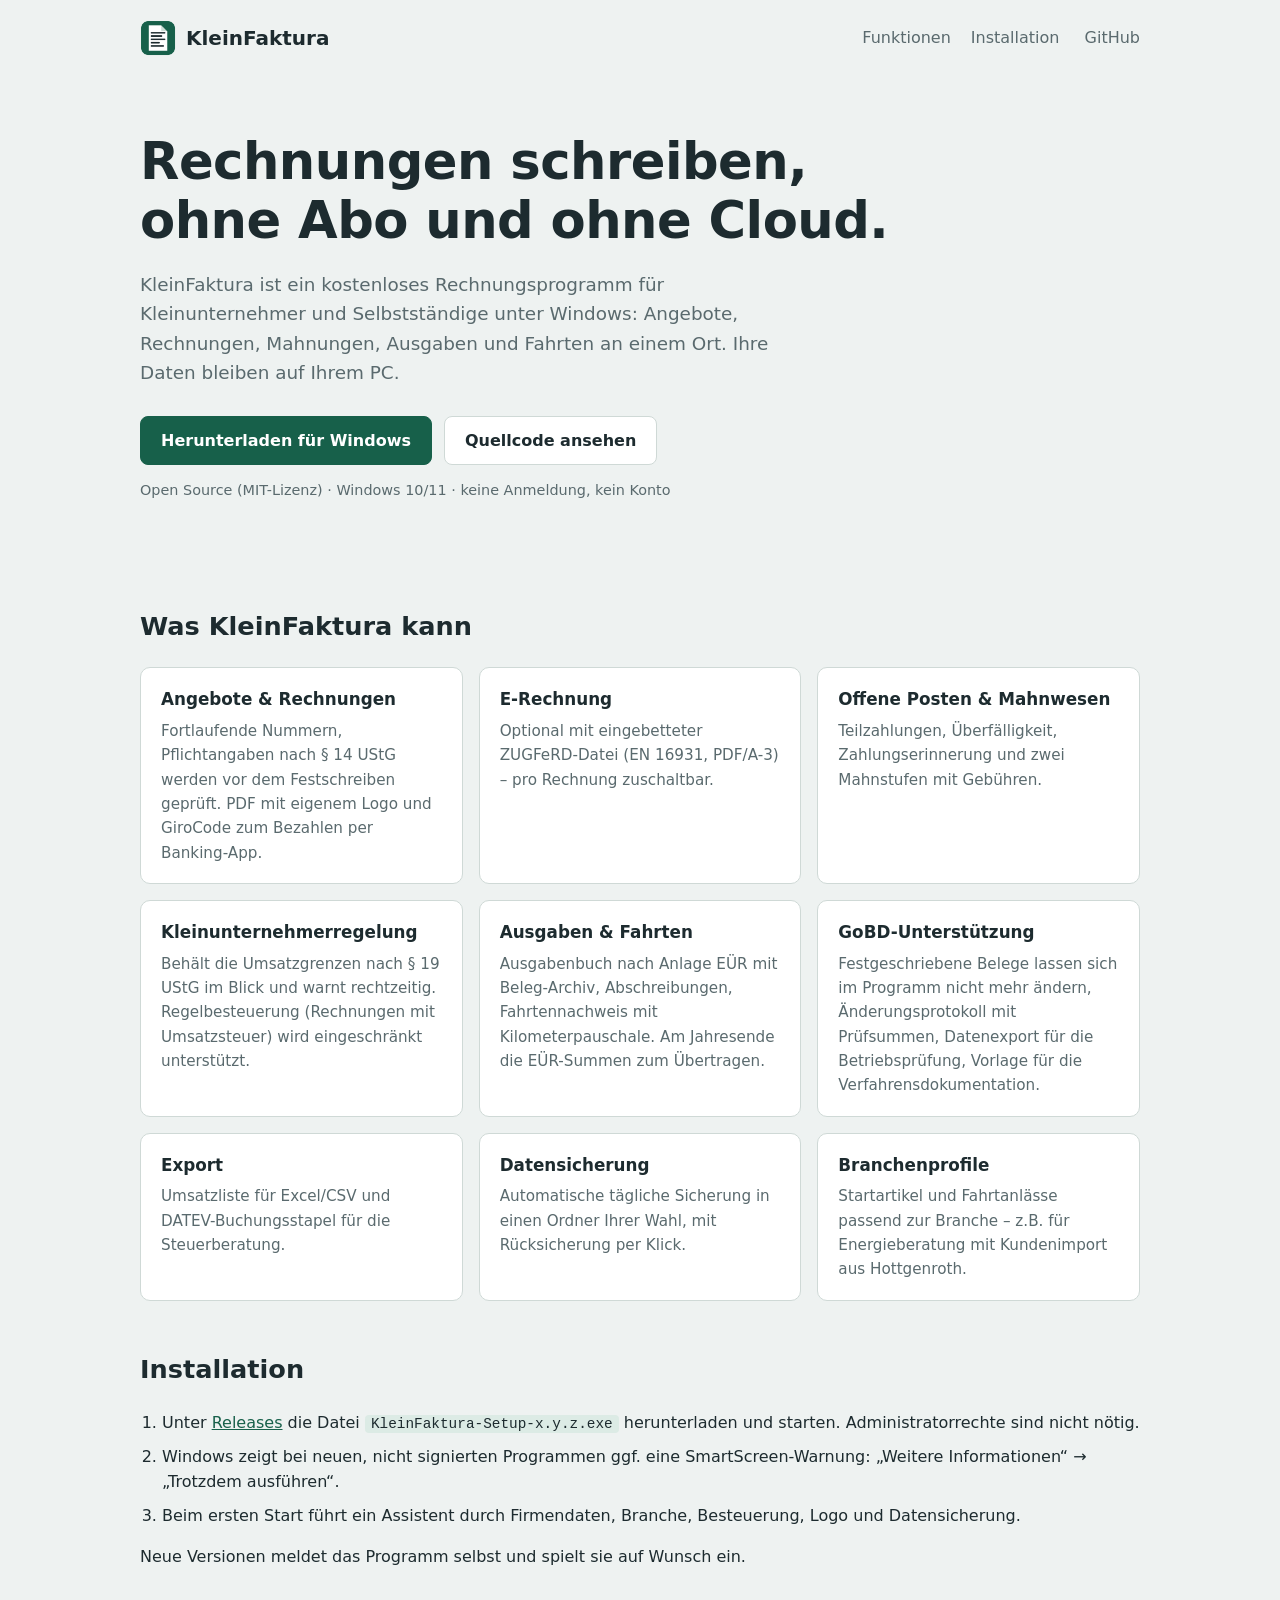
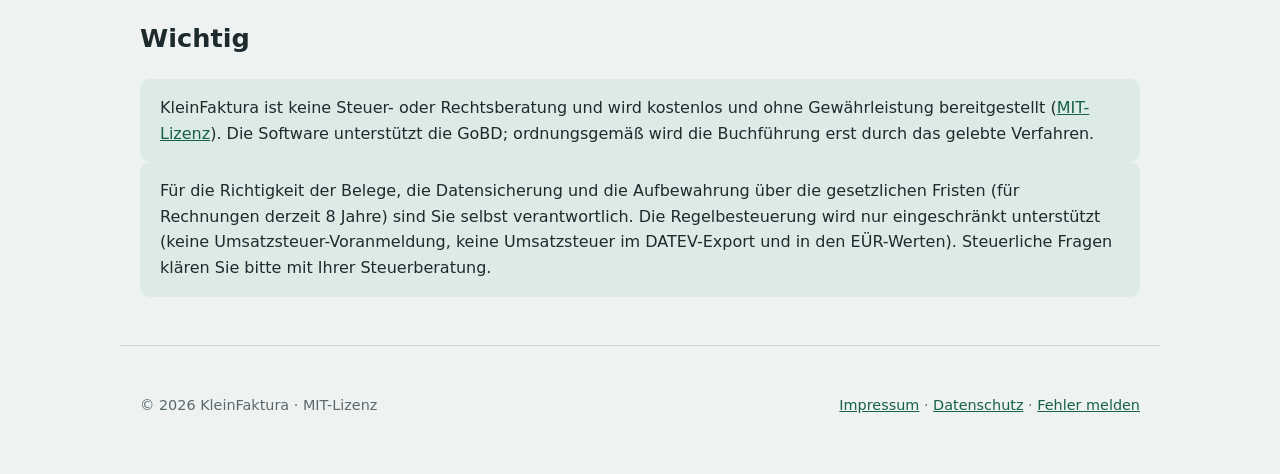
<file: site/index.html>
<!doctype html>
<html lang="de">
<head>
<meta charset="utf-8">
<meta name="viewport" content="width=device-width, initial-scale=1">
<title>KleinFaktura – kostenloses Rechnungsprogramm für Kleinunternehmer</title>
<meta name="description" content="KleinFaktura: kostenloses Open-Source-Rechnungsprogramm für Kleinunternehmer und Selbstständige unter Windows. Angebote, Rechnungen, Mahnwesen, EÜR, GoBD-Unterstützung, E-Rechnung (ZUGFeRD).">
<link rel="icon" href="icon.png">
<link rel="stylesheet" href="style.css">
</head>
<body>
<header class="wrap top">
  <a class="brand" href="./"><img src="icon.png" alt="" width="36" height="36"> KleinFaktura</a>
  <nav><a href="#funktionen">Funktionen</a><a href="#installation">Installation</a>
    <a href="https://github.com/Skibbie/KleinFaktura">GitHub</a></nav>
</header>

<main>
<section class="wrap hero">
  <h1>Rechnungen schreiben,<br>ohne Abo und ohne Cloud.</h1>
  <p class="lead">KleinFaktura ist ein kostenloses Rechnungsprogramm für Kleinunternehmer und Selbstständige unter
    Windows: Angebote, Rechnungen, Mahnungen, Ausgaben und Fahrten an einem Ort. Ihre Daten bleiben auf Ihrem PC.</p>
  <p class="actions">
    <a class="btn primary" href="https://github.com/Skibbie/KleinFaktura/releases/latest">Herunterladen für Windows</a>
    <a class="btn" href="https://github.com/Skibbie/KleinFaktura">Quellcode ansehen</a>
  </p>
  <p class="fine">Open Source (MIT-Lizenz) · Windows 10/11 · keine Anmeldung, kein Konto</p>
</section>

<section class="wrap" id="funktionen">
  <h2>Was KleinFaktura kann</h2>
  <div class="grid">
    <article><h3>Angebote &amp; Rechnungen</h3><p>Fortlaufende Nummern, Pflichtangaben nach § 14 UStG werden vor dem
      Festschreiben geprüft. PDF mit eigenem Logo und GiroCode zum Bezahlen per Banking-App.</p></article>
    <article><h3>E-Rechnung</h3><p>Optional mit eingebetteter ZUGFeRD-Datei (EN 16931, PDF/A-3) –
      pro Rechnung zuschaltbar.</p></article>
    <article><h3>Offene Posten &amp; Mahnwesen</h3><p>Teilzahlungen, Überfälligkeit, Zahlungserinnerung und zwei
      Mahnstufen mit Gebühren.</p></article>
    <article><h3>Kleinunternehmerregelung</h3><p>Behält die Umsatzgrenzen nach § 19 UStG im Blick und warnt
      rechtzeitig. Regelbesteuerung (Rechnungen mit Umsatzsteuer) wird eingeschränkt unterstützt.</p></article>
    <article><h3>Ausgaben &amp; Fahrten</h3><p>Ausgabenbuch nach Anlage EÜR mit Beleg-Archiv, Abschreibungen,
      Fahrtennachweis mit Kilometerpauschale. Am Jahresende die EÜR-Summen zum Übertragen.</p></article>
    <article><h3>GoBD-Unterstützung</h3><p>Festgeschriebene Belege lassen sich im Programm nicht mehr ändern,
      Änderungsprotokoll mit Prüfsummen, Datenexport für die Betriebsprüfung, Vorlage für die
      Verfahrensdokumentation.</p></article>
    <article><h3>Export</h3><p>Umsatzliste für Excel/CSV und DATEV-Buchungsstapel für die Steuerberatung.</p></article>
    <article><h3>Datensicherung</h3><p>Automatische tägliche Sicherung in einen Ordner Ihrer Wahl, mit
      Rücksicherung per Klick.</p></article>
    <article><h3>Branchenprofile</h3><p>Startartikel und Fahrtanlässe passend zur Branche – z.B. für
      Energieberatung mit Kundenimport aus Hottgenroth.</p></article>
  </div>
</section>

<section class="wrap" id="installation">
  <h2>Installation</h2>
  <ol class="steps">
    <li>Unter <a href="https://github.com/Skibbie/KleinFaktura/releases/latest">Releases</a> die Datei
      <code>KleinFaktura-Setup-x.y.z.exe</code> herunterladen und starten. Administratorrechte sind nicht nötig.</li>
    <li>Windows zeigt bei neuen, nicht signierten Programmen ggf. eine SmartScreen-Warnung:
      „Weitere Informationen“ → „Trotzdem ausführen“.</li>
    <li>Beim ersten Start führt ein Assistent durch Firmendaten, Branche, Besteuerung, Logo und Datensicherung.</li>
  </ol>
  <p>Neue Versionen meldet das Programm selbst und spielt sie auf Wunsch ein.</p>
</section>

<section class="wrap note">
  <h2>Wichtig</h2>
  <p>KleinFaktura ist keine Steuer- oder Rechtsberatung und wird kostenlos und ohne Gewährleistung bereitgestellt
    (<a href="https://github.com/Skibbie/KleinFaktura/blob/main/LICENSE">MIT-Lizenz</a>). Die Software unterstützt
    die GoBD; ordnungsgemäß wird die Buchführung erst durch das gelebte Verfahren.</p>
  <p>Für die Richtigkeit der Belege, die Datensicherung und die Aufbewahrung über die gesetzlichen Fristen (für
    Rechnungen derzeit 8 Jahre) sind Sie selbst verantwortlich. Die Regelbesteuerung wird nur eingeschränkt
    unterstützt (keine Umsatzsteuer-Voranmeldung, keine Umsatzsteuer im DATEV-Export und in den EÜR-Werten).
    Steuerliche Fragen klären Sie bitte mit Ihrer Steuerberatung.</p>
</section>
</main>

<footer class="wrap foot">
  <span>© 2026 KleinFaktura · MIT-Lizenz</span>
  <span><a href="impressum.html">Impressum</a> · <a href="datenschutz.html">Datenschutz</a> ·
    <a href="https://github.com/Skibbie/KleinFaktura/issues">Fehler melden</a></span>
</footer>
</body>
</html>
</file>
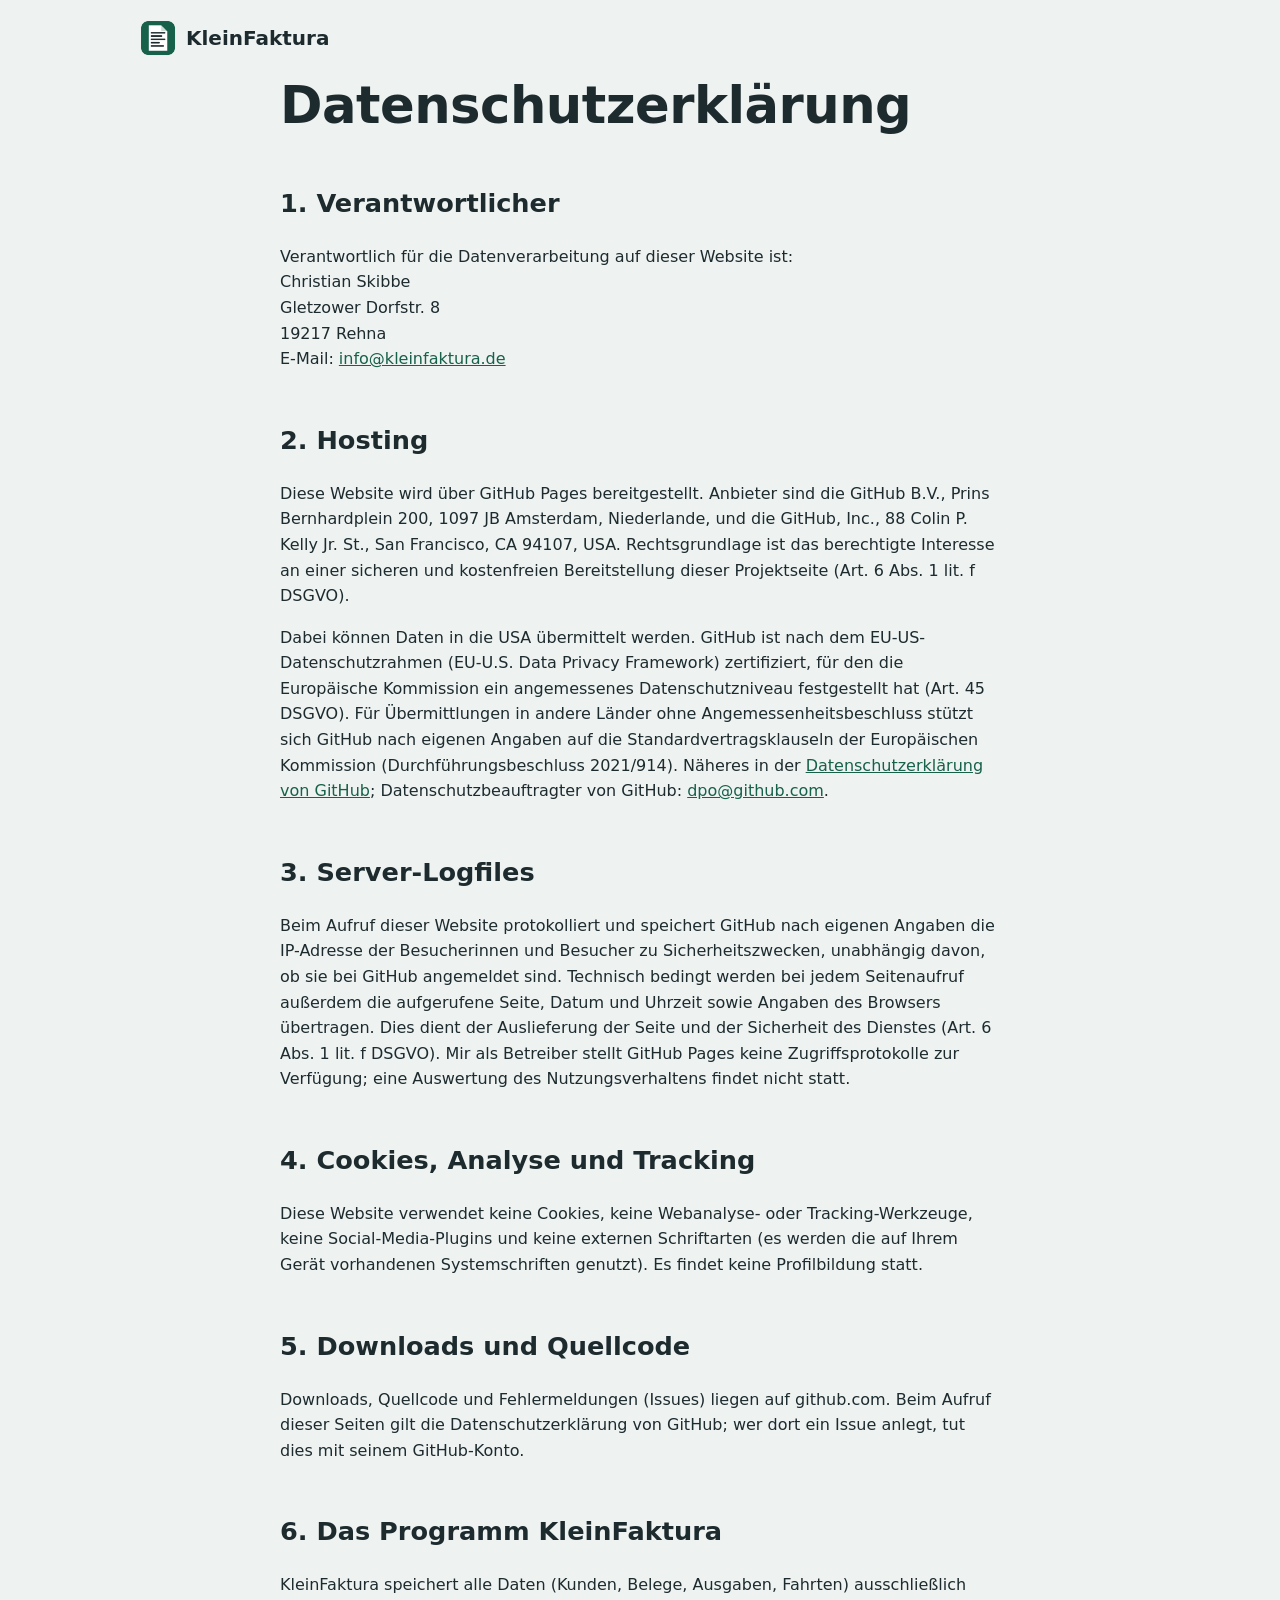
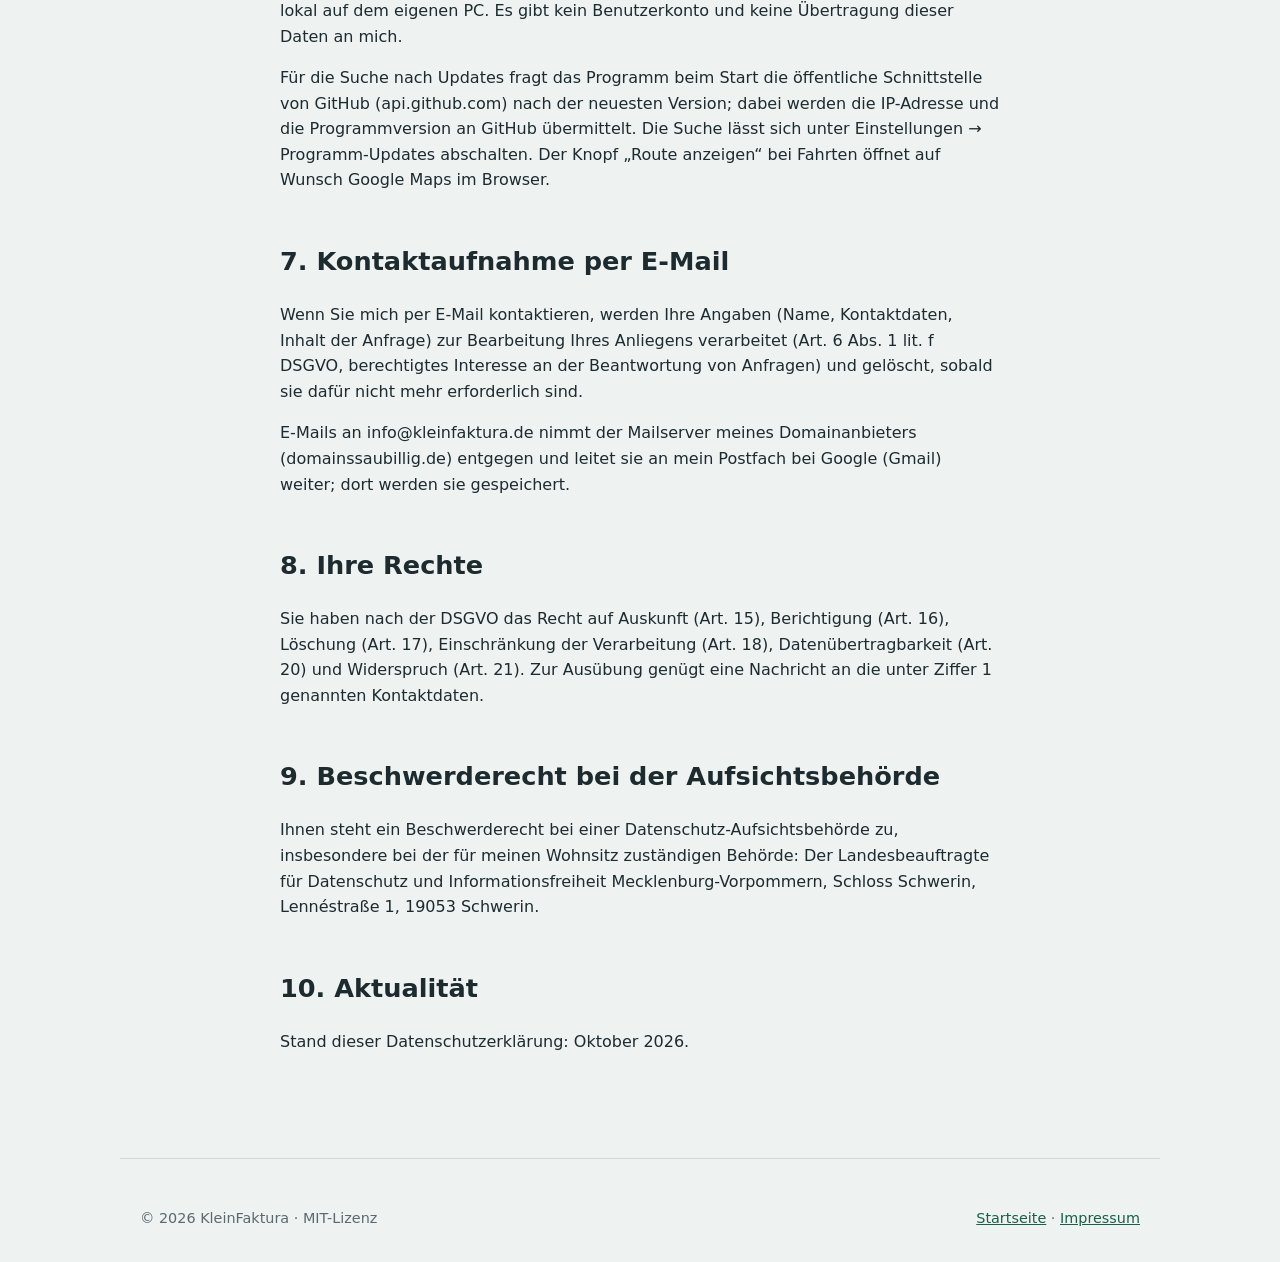
<file: site/datenschutz.html>
<!doctype html>
<html lang="de">
<head>
<meta charset="utf-8">
<meta name="viewport" content="width=device-width, initial-scale=1">
<title>Datenschutz – KleinFaktura</title>
<meta name="robots" content="noindex">
<link rel="icon" href="icon.png">
<link rel="stylesheet" href="style.css">
</head>
<body>
<header class="wrap top">
  <a class="brand" href="./"><img src="icon.png" alt="" width="36" height="36"> KleinFaktura</a>
</header>
<main class="wrap legal">
  <h1>Datenschutzerklärung</h1>

  <h2>1. Verantwortlicher</h2>
  <p>Verantwortlich für die Datenverarbeitung auf dieser Website ist:<br>
    Christian Skibbe<br>
    Gletzower Dorfstr. 8<br>
    19217 Rehna<br>
    E-Mail: <a href="mailto:info@kleinfaktura.de">info@kleinfaktura.de</a></p>

  <h2>2. Hosting</h2>
  <p>Diese Website wird über GitHub Pages bereitgestellt. Anbieter sind die GitHub B.V., Prins Bernhardplein 200,
    1097 JB Amsterdam, Niederlande, und die GitHub, Inc., 88 Colin P. Kelly Jr. St., San Francisco, CA 94107, USA.
    Rechtsgrundlage ist das berechtigte Interesse an einer sicheren und kostenfreien Bereitstellung dieser
    Projektseite (Art. 6 Abs. 1 lit. f DSGVO).</p>
  <p>Dabei können Daten in die USA übermittelt werden. GitHub ist nach dem EU-US-Datenschutzrahmen
    (EU-U.S. Data Privacy Framework) zertifiziert, für den die Europäische Kommission ein angemessenes
    Datenschutzniveau festgestellt hat (Art. 45 DSGVO). Für Übermittlungen in andere Länder ohne
    Angemessenheitsbeschluss stützt sich GitHub nach eigenen Angaben auf die Standardvertragsklauseln der
    Europäischen Kommission (Durchführungsbeschluss 2021/914). Näheres in der
    <a href="https://docs.github.com/de/site-policy/privacy-policies/github-general-privacy-statement">Datenschutzerklärung
    von GitHub</a>; Datenschutzbeauftragter von GitHub: <a href="mailto:dpo@github.com">dpo@github.com</a>.</p>

  <h2>3. Server-Logfiles</h2>
  <p>Beim Aufruf dieser Website protokolliert und speichert GitHub nach eigenen Angaben die IP-Adresse der
    Besucherinnen und Besucher zu Sicherheitszwecken, unabhängig davon, ob sie bei GitHub angemeldet sind.
    Technisch bedingt werden bei jedem Seitenaufruf außerdem die aufgerufene Seite, Datum und Uhrzeit sowie
    Angaben des Browsers übertragen. Dies dient der Auslieferung der Seite und der Sicherheit des Dienstes
    (Art. 6 Abs. 1 lit. f DSGVO). Mir als Betreiber stellt GitHub Pages keine Zugriffsprotokolle zur Verfügung;
    eine Auswertung des Nutzungsverhaltens findet nicht statt.</p>

  <h2>4. Cookies, Analyse und Tracking</h2>
  <p>Diese Website verwendet keine Cookies, keine Webanalyse- oder Tracking-Werkzeuge, keine Social-Media-Plugins
    und keine externen Schriftarten (es werden die auf Ihrem Gerät vorhandenen Systemschriften genutzt). Es findet
    keine Profilbildung statt.</p>

  <h2>5. Downloads und Quellcode</h2>
  <p>Downloads, Quellcode und Fehlermeldungen (Issues) liegen auf github.com. Beim Aufruf dieser Seiten gilt die
    Datenschutzerklärung von GitHub; wer dort ein Issue anlegt, tut dies mit seinem GitHub-Konto.</p>

  <h2>6. Das Programm KleinFaktura</h2>
  <p>KleinFaktura speichert alle Daten (Kunden, Belege, Ausgaben, Fahrten) ausschließlich lokal auf dem eigenen
    PC. Es gibt kein Benutzerkonto und keine Übertragung dieser Daten an mich.</p>
  <p>Für die Suche nach Updates fragt das Programm beim Start die öffentliche Schnittstelle von GitHub
    (api.github.com) nach der neuesten Version; dabei werden die IP-Adresse und die Programmversion an GitHub
    übermittelt. Die Suche lässt sich unter Einstellungen → Programm-Updates abschalten. Der Knopf
    „Route anzeigen“ bei Fahrten öffnet auf Wunsch Google Maps im Browser.</p>

  <h2>7. Kontaktaufnahme per E-Mail</h2>
  <p>Wenn Sie mich per E-Mail kontaktieren, werden Ihre Angaben (Name, Kontaktdaten, Inhalt der Anfrage) zur
    Bearbeitung Ihres Anliegens verarbeitet (Art. 6 Abs. 1 lit. f DSGVO, berechtigtes Interesse an der
    Beantwortung von Anfragen) und gelöscht, sobald sie dafür nicht mehr erforderlich sind.</p>
  <p>E-Mails an info@kleinfaktura.de nimmt der Mailserver meines Domainanbieters (domainssaubillig.de) entgegen
    und leitet sie an mein Postfach bei Google (Gmail) weiter; dort werden sie gespeichert.</p>

  <h2>8. Ihre Rechte</h2>
  <p>Sie haben nach der DSGVO das Recht auf Auskunft (Art. 15), Berichtigung (Art. 16), Löschung (Art. 17),
    Einschränkung der Verarbeitung (Art. 18), Datenübertragbarkeit (Art. 20) und Widerspruch (Art. 21). Zur
    Ausübung genügt eine Nachricht an die unter Ziffer 1 genannten Kontaktdaten.</p>

  <h2>9. Beschwerderecht bei der Aufsichtsbehörde</h2>
  <p>Ihnen steht ein Beschwerderecht bei einer Datenschutz-Aufsichtsbehörde zu, insbesondere bei der für meinen
    Wohnsitz zuständigen Behörde: Der Landesbeauftragte für Datenschutz und Informationsfreiheit
    Mecklenburg-Vorpommern, Schloss Schwerin, Lennéstraße 1, 19053 Schwerin.</p>

  <h2>10. Aktualität</h2>
  <p>Stand dieser Datenschutzerklärung: Oktober 2026.</p>
</main>
<footer class="wrap foot">
  <span>© 2026 KleinFaktura · MIT-Lizenz</span>
  <span><a href="./">Startseite</a> · <a href="impressum.html">Impressum</a></span>
</footer>
</body>
</html>
</file>
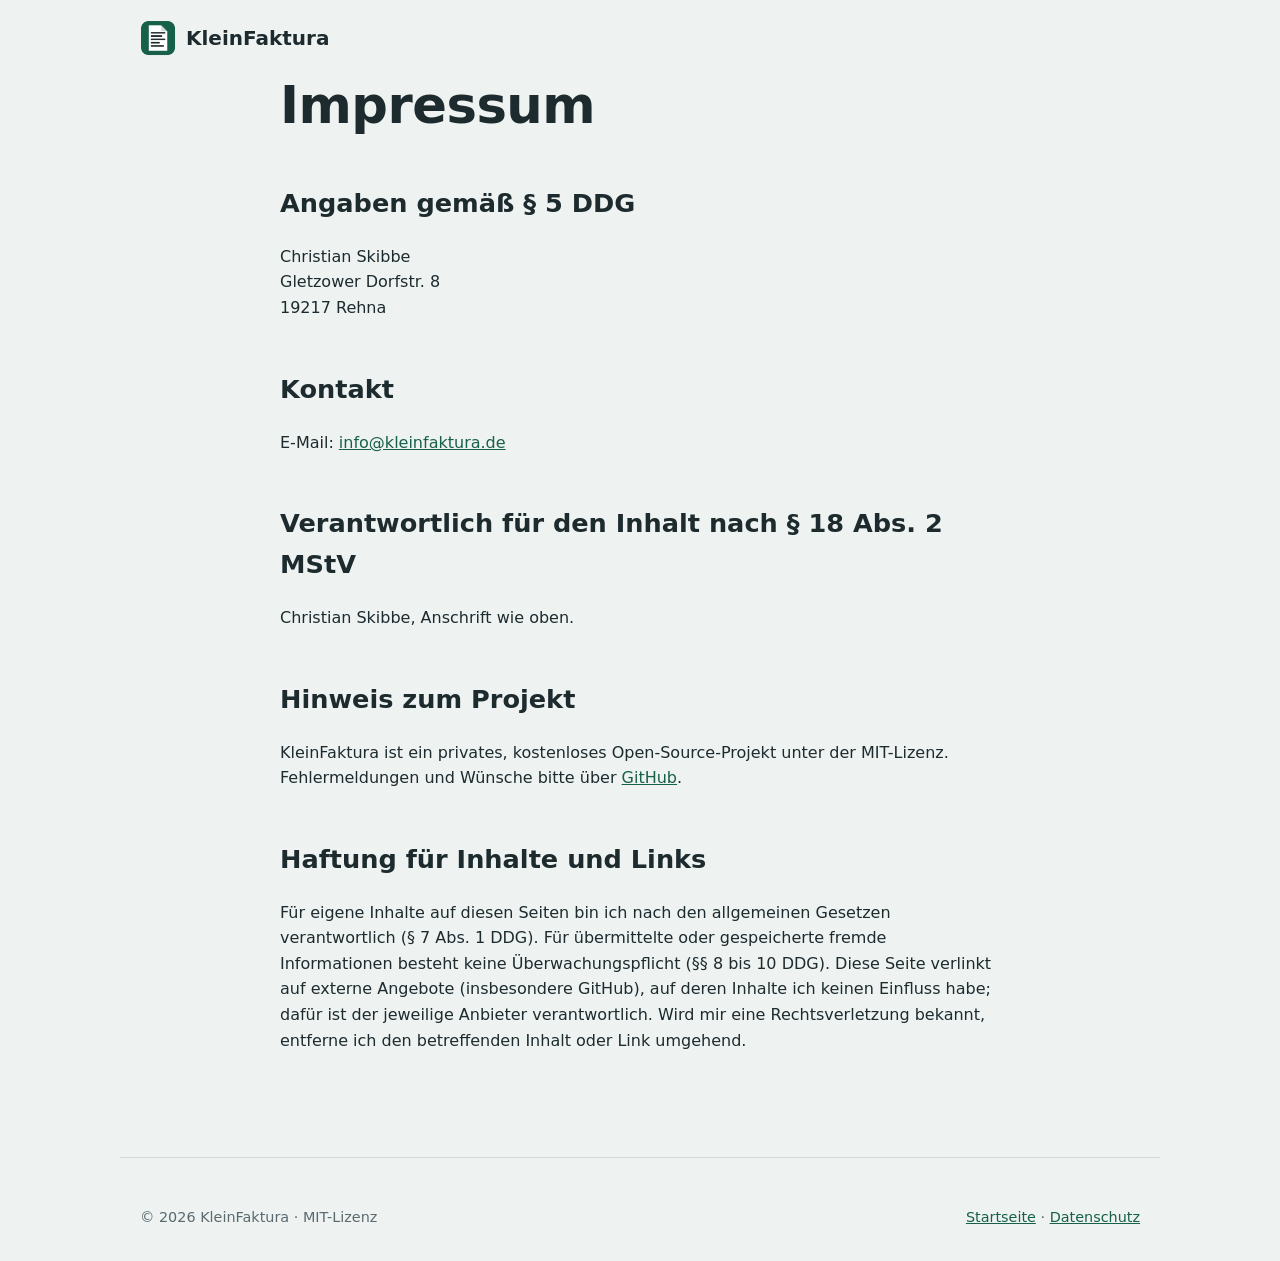
<file: site/impressum.html>
<!doctype html>
<html lang="de">
<head>
<meta charset="utf-8">
<meta name="viewport" content="width=device-width, initial-scale=1">
<title>Impressum – KleinFaktura</title>
<meta name="robots" content="noindex">
<link rel="icon" href="icon.png">
<link rel="stylesheet" href="style.css">
</head>
<body>
<header class="wrap top">
  <a class="brand" href="./"><img src="icon.png" alt="" width="36" height="36"> KleinFaktura</a>
</header>
<main class="wrap legal">
  <h1>Impressum</h1>
  <h2>Angaben gemäß § 5 DDG</h2>
  <p>Christian Skibbe<br>
    Gletzower Dorfstr. 8<br>
    19217 Rehna</p>

  <h2>Kontakt</h2>
  <p>E-Mail: <a href="mailto:info@kleinfaktura.de">info@kleinfaktura.de</a></p>

  <h2>Verantwortlich für den Inhalt nach § 18 Abs. 2 MStV</h2>
  <p>Christian Skibbe, Anschrift wie oben.</p>

  <h2>Hinweis zum Projekt</h2>
  <p>KleinFaktura ist ein privates, kostenloses Open-Source-Projekt unter der MIT-Lizenz. Fehlermeldungen und
    Wünsche bitte über <a href="https://github.com/Skibbie/KleinFaktura/issues">GitHub</a>.</p>

  <h2>Haftung für Inhalte und Links</h2>
  <p>Für eigene Inhalte auf diesen Seiten bin ich nach den allgemeinen Gesetzen verantwortlich (§ 7 Abs. 1 DDG).
    Für übermittelte oder gespeicherte fremde Informationen besteht keine Überwachungspflicht (§§ 8 bis 10 DDG).
    Diese Seite verlinkt auf externe Angebote (insbesondere GitHub), auf deren Inhalte ich keinen Einfluss habe;
    dafür ist der jeweilige Anbieter verantwortlich. Wird mir eine Rechtsverletzung bekannt, entferne ich den
    betreffenden Inhalt oder Link umgehend.</p>
</main>
<footer class="wrap foot">
  <span>© 2026 KleinFaktura · MIT-Lizenz</span>
  <span><a href="./">Startseite</a> · <a href="datenschutz.html">Datenschutz</a></span>
</footer>
</body>
</html>
</file>
<file: site/style.css>
:root {
  --ground: #EEF2F1; --surface: #FFFFFF; --ink: #1D2B2F; --ink-2: #5A6A6E; --line: #CFD9D6;
  --action: #17604A; --action-hover: #0F4D3B; --tint: #DCEBE5;
}
@media (prefers-color-scheme: dark) {
  :root { --ground: #131A1C; --surface: #1B2427; --ink: #E4ECEA; --ink-2: #9FB0AD; --line: #2D3A3D;
          --action: #2E8A6C; --action-hover: #3AA07F; --tint: #1E3A31; }
}
* { box-sizing: border-box; }
body { margin: 0; background: var(--ground); color: var(--ink);
       font: 16px/1.6 "Segoe UI", system-ui, -apple-system, sans-serif; }
a { color: var(--action); }
.wrap { max-width: 1040px; margin: 0 auto; padding: 0 20px; }
.top { display: flex; align-items: center; justify-content: space-between; padding-top: 20px; padding-bottom: 20px;
       flex-wrap: wrap; gap: 12px; }
.brand { display: flex; align-items: center; gap: 10px; font-weight: 700; font-size: 1.25rem; color: var(--ink);
         text-decoration: none; }
nav a { margin-left: 20px; color: var(--ink-2); text-decoration: none; }
nav a:first-child { margin-left: 0; }
nav a:hover { color: var(--ink); }
.hero { padding-top: 56px; padding-bottom: 56px; }
h1 { font-size: clamp(2rem, 5vw, 3.2rem); line-height: 1.15; margin: 0 0 20px; letter-spacing: -0.01em; }
h2 { font-size: 1.6rem; margin: 48px 0 20px; }
h3 { font-size: 1.05rem; margin: 0 0 6px; }
.lead { font-size: 1.15rem; color: var(--ink-2); max-width: 680px; margin: 0 0 28px; }
.actions { display: flex; flex-wrap: wrap; gap: 12px; margin: 0 0 14px; }
.btn { display: inline-block; padding: 11px 20px; border-radius: 8px; border: 1px solid var(--line);
       background: var(--surface); color: var(--ink); text-decoration: none; font-weight: 600; }
.btn.primary { background: var(--action); border-color: var(--action); color: #fff; }
.btn.primary:hover { background: var(--action-hover); }
.fine { color: var(--ink-2); font-size: 0.9rem; margin: 0; }
.grid { display: grid; grid-template-columns: repeat(auto-fill, minmax(280px, 1fr)); gap: 16px; }
.grid article { background: var(--surface); border: 1px solid var(--line); border-radius: 10px; padding: 18px 20px; }
.grid p { margin: 0; color: var(--ink-2); font-size: 0.95rem; }
.steps { padding-left: 22px; }
.steps li { margin-bottom: 8px; }
code { background: var(--tint); padding: 1px 6px; border-radius: 4px; font-size: 0.9em; }
.note p { background: var(--tint); border-radius: 10px; padding: 16px 20px; margin: 0; }
.foot { display: flex; justify-content: space-between; flex-wrap: wrap; gap: 12px; color: var(--ink-2);
        font-size: 0.9rem; padding-top: 48px; padding-bottom: 32px; margin-top: 48px; border-top: 1px solid var(--line); }
.legal { max-width: 760px; padding-bottom: 40px; }
.todo { background: #FFF4CC; color: #5A4500; padding: 2px 6px; border-radius: 4px; }
</file>
